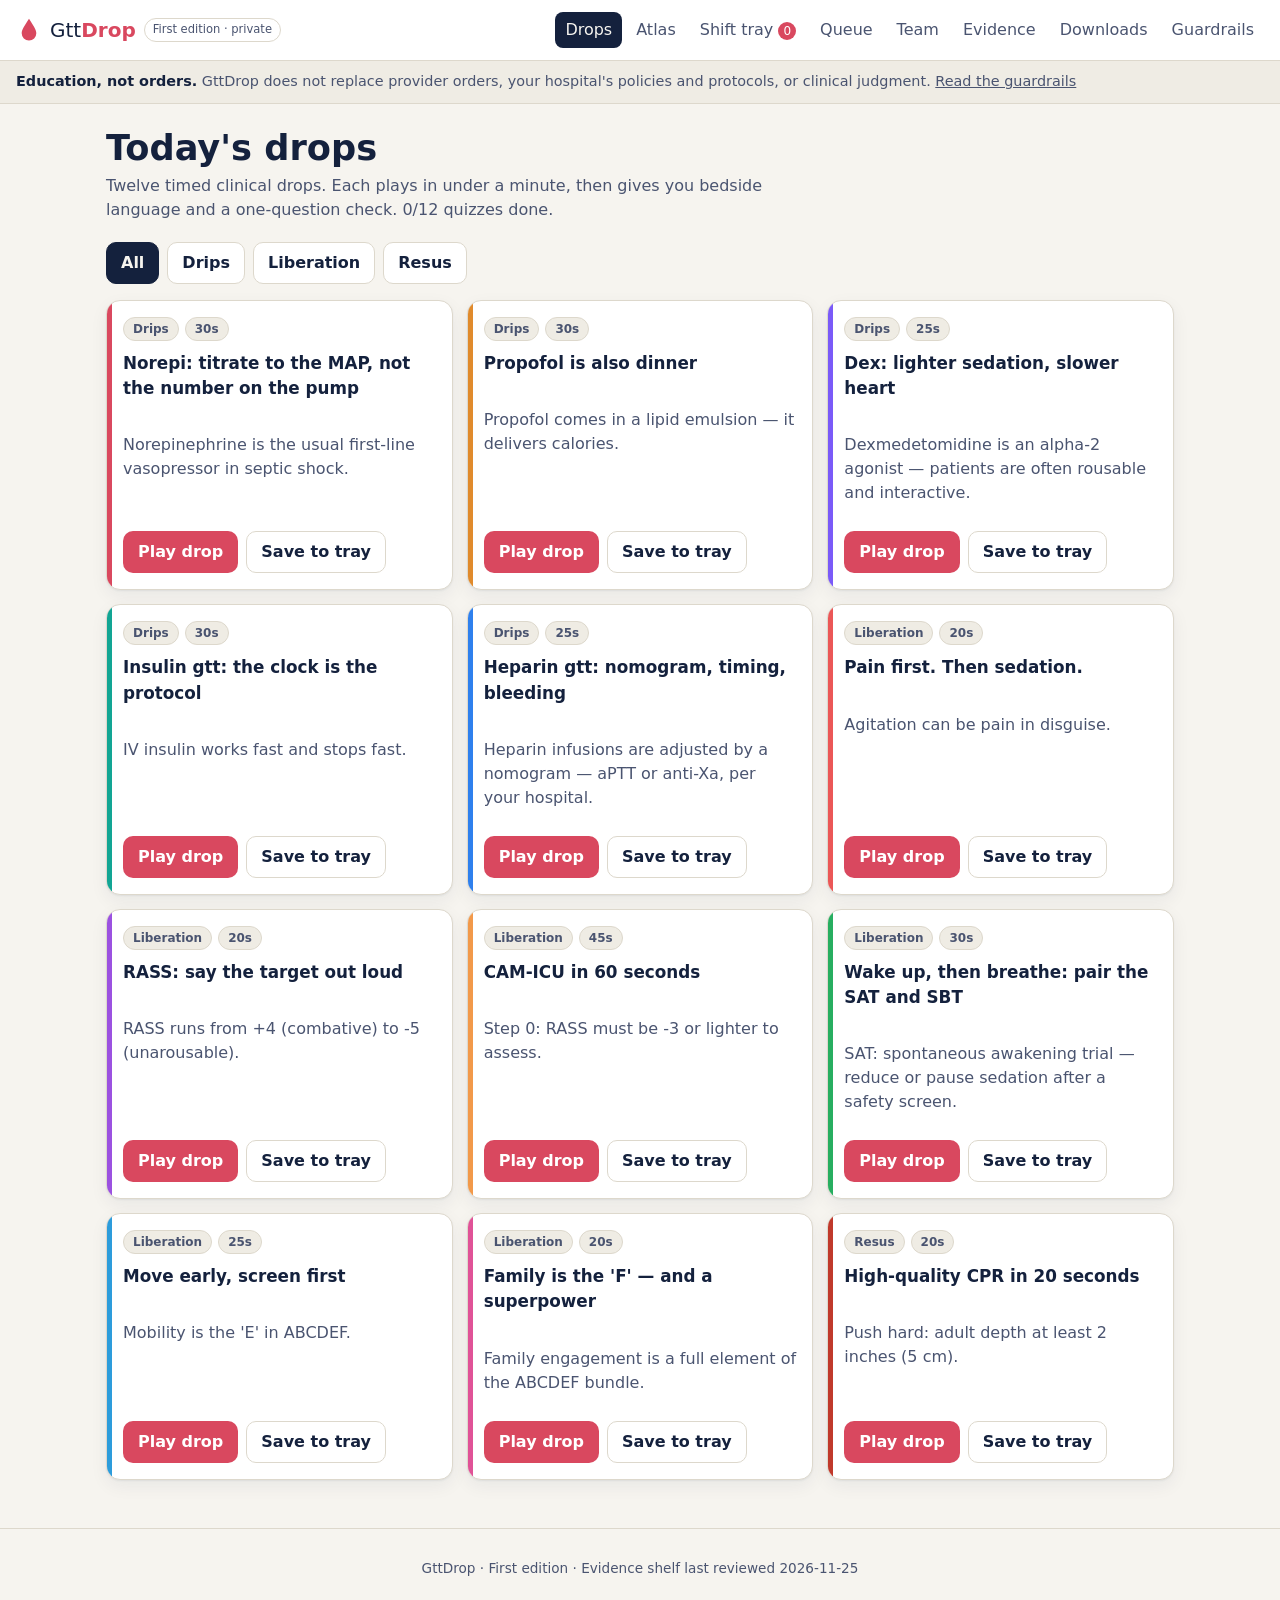
<file: index.html>
<!doctype html>
<html lang="en">
<head>
  <meta charset="utf-8">
  <meta name="viewport" content="width=device-width, initial-scale=1">
  <meta name="robots" content="noindex, nofollow">
  <meta name="description" content="GttDrop — timed ICU clinical drops, a searchable atlas, and a dated evidence shelf. Private first edition.">
  <meta name="theme-color" content="#14213d">
  <title>GttDrop</title>
  <link rel="icon" href="data:image/svg+xml,<svg xmlns='http://www.w3.org/2000/svg' viewBox='0 0 64 64'><path d='M32 4C22 20 14 30 14 40a18 18 0 0 0 36 0C50 30 42 20 32 4z' fill='%23d9485f'/></svg>">
  <link rel="stylesheet" href="css/styles.css">
</head>
<body>
  <a class="skip" href="#main">Skip to content</a>

  <header class="topbar">
    <a class="brand" href="#drops" aria-label="GttDrop home">
      <svg viewBox="0 0 64 64" aria-hidden="true"><path d="M32 4C22 20 14 30 14 40a18 18 0 0 0 36 0C50 30 42 20 32 4z"/></svg>
      <span>Gtt<b>Drop</b></span>
      <small>First edition · private</small>
    </a>
    <button class="menu-btn" id="menuBtn" aria-expanded="false" aria-controls="nav">Menu</button>
    <nav id="nav" class="nav" aria-label="Main">
      <a href="#drops" data-route="drops">Drops</a>
      <a href="#atlas" data-route="atlas">Atlas</a>
      <a href="#tray" data-route="tray">Shift tray <span class="count" id="trayCount">0</span></a>
      <a href="#queue" data-route="queue">Queue</a>
      <a href="#team" data-route="team">Team</a>
      <a href="#evidence" data-route="evidence">Evidence</a>
      <a href="#files" data-route="files">Downloads</a>
      <a href="#guardrails" data-route="guardrails">Guardrails</a>
    </nav>
  </header>

  <div class="guardrail" role="note">
    <strong>Education, not orders.</strong>
    GttDrop does not replace provider orders, your hospital's policies and protocols, or clinical judgment.
    <a href="#guardrails">Read the guardrails</a>
  </div>

  <main id="main" tabindex="-1"></main>

  <footer class="foot">
    <p>GttDrop · First edition · Evidence shelf last reviewed <span id="shelfDate"></span></p>
  </footer>

  <script src="js/data/atlas.js"></script>
  <script src="js/data/drops.js"></script>
  <script src="js/data/content.js"></script>
  <script src="js/app.js"></script>
</body>
</html>
</file>
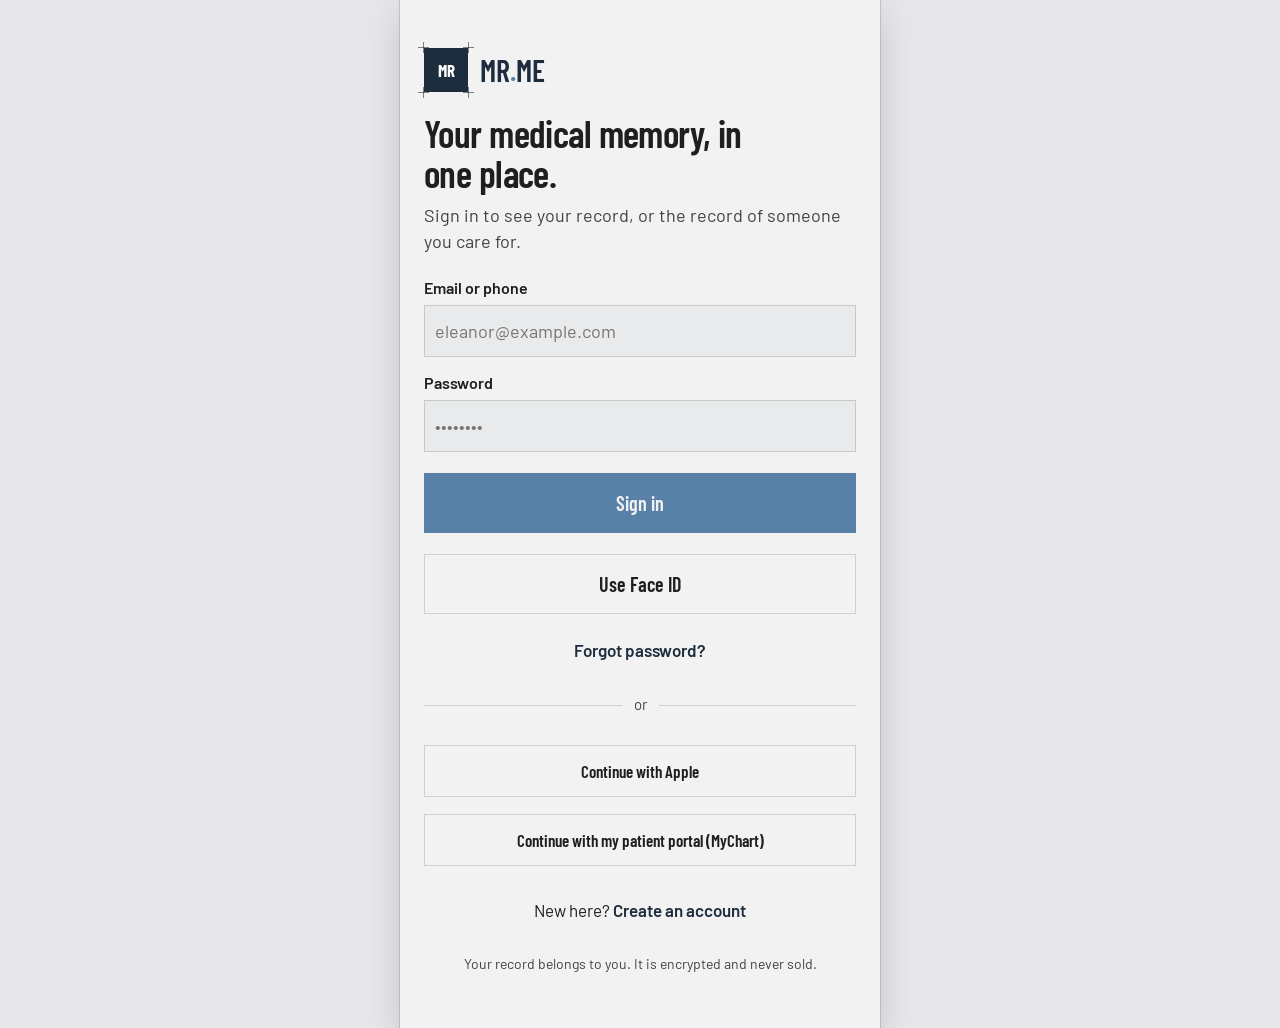
<file: mrme/index.html>
<!doctype html>
<html lang="en">
<head>
  <meta charset="utf-8">
  <meta name="viewport" content="width=device-width, initial-scale=1, viewport-fit=cover">
  <meta name="robots" content="noindex, nofollow">
  <meta name="description" content="MR.ME — medical record memory. Your record, medicines and care team in one place, with a Companion that explains it in plain words.">
  <meta name="theme-color" content="#1d2d3d">
  <title>MR.ME</title>
  <link rel="icon" href="data:image/svg+xml,<svg xmlns='http://www.w3.org/2000/svg' viewBox='0 0 64 64'><rect width='64' height='64' fill='%231d2d3d'/><text x='32' y='42' text-anchor='middle' font-family='Arial Narrow,sans-serif' font-weight='700' font-size='26' fill='%23fff'>MR</text></svg>">
  <link rel="preconnect" href="https://fonts.googleapis.com">
  <link rel="preconnect" href="https://fonts.gstatic.com" crossorigin>
  <link rel="stylesheet" href="https://fonts.googleapis.com/css2?family=Barlow:wght@400;500;600;700&family=Barlow+Condensed:wght@400;600;700&display=swap">
  <link rel="stylesheet" href="css/mrme.css">
</head>
<body>
  <a class="skip" href="#main" onclick="document.getElementById('main').focus();return false;">Skip to content</a>
  <div class="app" id="app"></div>

  <script src="js/data.js"></script>
  <script src="js/app.js"></script>
</body>
</html>
</file>
<file: css/styles.css>
:root {
  --bg: #f6f4ef;
  --surface: #ffffff;
  --surface-2: #efece4;
  --ink: #14213d;
  --ink-2: #4a5470;
  --line: #ddd8cc;
  --accent: #d9485f;
  --accent-ink: #ffffff;
  --ok: #1f8a5b;
  --warn: #b26a00;
  --focus: #2f80ed;
  --radius: 14px;
  --shadow: 0 1px 2px rgba(20, 33, 61, .06), 0 6px 18px rgba(20, 33, 61, .06);
  color-scheme: light;
}
@media (prefers-color-scheme: dark) {
  :root:not([data-theme="light"]) {
    --bg: #0f1424;
    --surface: #171e33;
    --surface-2: #1f2842;
    --ink: #eef1f8;
    --ink-2: #aab3c9;
    --line: #2c3654;
    --accent: #ff6b81;
    --accent-ink: #1a0a0e;
    --ok: #4fd39a;
    --warn: #ffb547;
    --shadow: none;
    color-scheme: dark;
  }
}
:root[data-theme="dark"] {
  --bg: #0f1424;
  --surface: #171e33;
  --surface-2: #1f2842;
  --ink: #eef1f8;
  --ink-2: #aab3c9;
  --line: #2c3654;
  --accent: #ff6b81;
  --accent-ink: #1a0a0e;
  --ok: #4fd39a;
  --warn: #ffb547;
  --shadow: none;
  color-scheme: dark;
}

* { box-sizing: border-box; }
html, body { margin: 0; }
body {
  font: 16px/1.5 system-ui, -apple-system, "Segoe UI", Roboto, sans-serif;
  background: var(--bg);
  color: var(--ink);
  min-height: 100vh;
  display: flex;
  flex-direction: column;
}
a { color: inherit; }
button, input, select, textarea { font: inherit; color: inherit; }
:focus-visible { outline: 3px solid var(--focus); outline-offset: 2px; border-radius: 6px; }
.skip { position: absolute; left: -999px; }
.skip:focus { left: 16px; top: 8px; background: var(--surface); padding: 8px 12px; z-index: 10; }

/* Top bar */
.topbar {
  position: sticky; top: env(safe-area-inset-top, 0px); z-index: 5;
  display: flex; align-items: center; gap: 16px; flex-wrap: wrap;
  padding-block: 12px;
  padding-left: max(16px, env(safe-area-inset-left, 0px));
  padding-right: max(16px, env(safe-area-inset-right, 0px));
  background: var(--surface);
  border-bottom: 1px solid var(--line);
}
body::before { content: ""; position: fixed; inset: 0 0 auto; height: env(safe-area-inset-top, 0px); z-index: 10; background: var(--surface); }
.brand { display: flex; align-items: center; gap: 8px; text-decoration: none; font-size: 1.25rem; }
.brand svg { width: 26px; height: 26px; fill: var(--accent); }
.brand b { color: var(--accent); }
.brand small { font-size: .72rem; color: var(--ink-2); border: 1px solid var(--line); padding: 2px 8px; border-radius: 99px; }
.nav { display: flex; gap: 4px; flex-wrap: wrap; margin-left: auto; }
.nav a { text-decoration: none; padding: 6px 10px; border-radius: 8px; color: var(--ink-2); font-weight: 500; }
.nav a:hover { background: var(--surface-2); color: var(--ink); }
.nav a.active { background: var(--ink); color: var(--bg); }
.count { display: inline-block; min-width: 1.4em; text-align: center; font-size: .75rem; background: var(--accent); color: var(--accent-ink); border-radius: 99px; padding: 0 5px; }
.menu-btn { display: none; margin-left: auto; background: var(--surface-2); border: 1px solid var(--line); border-radius: 8px; padding: 6px 12px; cursor: pointer; }
@media (max-width: 760px) {
  .menu-btn { display: block; }
  .brand small { display: none; }
  .nav { display: none; width: 100%; flex-direction: column; }
  .nav.open { display: flex; }
}

.guardrail {
  padding-block: 10px;
  padding-left: max(16px, env(safe-area-inset-left, 0px));
  padding-right: max(16px, env(safe-area-inset-right, 0px));
  background: var(--surface-2);
  border-bottom: 1px solid var(--line);
  font-size: .9rem;
  color: var(--ink-2);
}
.guardrail strong { color: var(--ink); }

main { flex: 1; width: 100%; max-width: 1100px; margin: 0 auto; padding-block: 24px 48px; padding-left: max(16px, env(safe-area-inset-left, 0px)); padding-right: max(16px, env(safe-area-inset-right, 0px)); }
main:focus { outline: none; }
.foot { text-align: center; color: var(--ink-2); font-size: .85rem; padding: 16px; border-top: 1px solid var(--line); }

h1 { font-size: clamp(1.6rem, 4vw, 2.2rem); line-height: 1.15; margin: 0 0 6px; }
h2 { font-size: 1.25rem; margin: 28px 0 10px; }
h3 { font-size: 1.05rem; margin: 0 0 6px; }
.lede { color: var(--ink-2); margin: 0 0 20px; max-width: 65ch; }
.muted { color: var(--ink-2); }

/* Generic */
.grid { display: grid; gap: 14px; grid-template-columns: repeat(auto-fill, minmax(260px, 1fr)); }
.card {
  background: var(--surface);
  border: 1px solid var(--line);
  border-radius: var(--radius);
  padding: 16px;
  box-shadow: var(--shadow);
}
.chip { display: inline-block; font-size: .75rem; font-weight: 600; padding: 2px 9px; border-radius: 99px; background: var(--surface-2); color: var(--ink-2); border: 1px solid var(--line); }
.btn {
  display: inline-flex; align-items: center; gap: 6px; justify-content: center;
  border: 1px solid var(--line); background: var(--surface); border-radius: 10px;
  padding: 8px 14px; cursor: pointer; font-weight: 600; text-decoration: none;
  min-height: 40px;
}
.btn:hover { background: var(--surface-2); }
.btn.primary { background: var(--accent); color: var(--accent-ink); border-color: transparent; }
.btn.primary:hover { filter: brightness(1.05); }
.btn[aria-pressed="true"] { background: var(--ink); color: var(--bg); border-color: var(--ink); }
.btn[disabled] { opacity: .5; cursor: not-allowed; }
.row { display: flex; gap: 8px; flex-wrap: wrap; align-items: center; }
.toolbar { display: flex; gap: 8px; flex-wrap: wrap; margin-bottom: 16px; }
input[type="search"], input[type="text"], select {
  border: 1px solid var(--line); background: var(--surface); border-radius: 10px; padding: 9px 12px; min-height: 40px;
}
input[type="search"] { flex: 1; min-width: 200px; }

/* Drop feed */
.drop-card { display: flex; flex-direction: column; gap: 10px; position: relative; overflow: hidden; }
.drop-card::before { content: ""; position: absolute; inset: 0 auto 0 0; width: 5px; background: var(--c, var(--accent)); }
.drop-card h3 a { text-decoration: none; }
.drop-card h3 a:hover { text-decoration: underline; }
.drop-meta { display: flex; gap: 6px; align-items: center; flex-wrap: wrap; }
.drop-card .row { margin-top: auto; }
.done { color: var(--ok); font-weight: 600; font-size: .85rem; }

/* Player */
.player {
  position: relative;
  border-radius: 20px;
  min-height: 340px;
  padding: 28px 24px 24px;
  color: #fff;
  background: linear-gradient(150deg, var(--c, #d9485f), #14213d 120%);
  display: flex; flex-direction: column; justify-content: space-between;
  overflow: hidden;
}
.bars { display: flex; gap: 4px; }
.bars span { flex: 1; height: 4px; border-radius: 4px; background: rgba(255,255,255,.3); overflow: hidden; }
.bars span i { display: block; height: 100%; width: 0; background: #fff; }
.beat { font-size: clamp(1.3rem, 3.6vw, 2rem); line-height: 1.25; font-weight: 700; margin: 24px 0; max-width: 32ch; }
.player-controls { display: flex; gap: 8px; flex-wrap: wrap; align-items: center; }
.player-controls .btn { background: rgba(255,255,255,.16); color: #fff; border-color: rgba(255,255,255,.3); }
.player-controls .btn[aria-pressed="true"] { background: #fff; color: #14213d; }
.timer { margin-left: auto; font-variant-numeric: tabular-nums; font-weight: 600; opacity: .9; }

.bedside { display: grid; gap: 12px; grid-template-columns: repeat(auto-fit, minmax(230px, 1fr)); }
.bedside .card p { margin: 0; }
.bedside .label { font-size: .75rem; text-transform: uppercase; letter-spacing: .06em; color: var(--ink-2); font-weight: 700; margin-bottom: 6px; }

.quiz fieldset { border: 0; padding: 0; margin: 0; display: grid; gap: 8px; }
.quiz legend { font-weight: 700; margin-bottom: 10px; }
.quiz label { display: flex; gap: 10px; align-items: flex-start; padding: 10px 12px; border: 1px solid var(--line); border-radius: 10px; cursor: pointer; background: var(--surface); }
.quiz label:hover { background: var(--surface-2); }
.quiz label.correct { border-color: var(--ok); box-shadow: inset 0 0 0 1px var(--ok); }
.quiz label.wrong { border-color: var(--accent); box-shadow: inset 0 0 0 1px var(--accent); }
.feedback { margin-top: 12px; padding: 12px; border-radius: 10px; background: var(--surface-2); }
.feedback.ok strong { color: var(--ok); }
.feedback.no strong { color: var(--accent); }

/* Atlas */
.atlas-list { display: grid; gap: 10px; grid-template-columns: repeat(auto-fill, minmax(300px, 1fr)); }
.atlas-item p { margin: 6px 0 0; font-size: .95rem; }
.atlas-item .focus { color: var(--ink-2); }
.atlas-item .focus b { color: var(--ink); }
mark { background: color-mix(in srgb, var(--accent) 30%, transparent); color: inherit; border-radius: 3px; }

/* Queue */
.kanban { display: grid; gap: 12px; grid-template-columns: repeat(auto-fit, minmax(220px, 1fr)); }
.kanban .col { background: var(--surface-2); border-radius: var(--radius); padding: 12px; min-height: 120px; }
.kanban .col h3 { display: flex; justify-content: space-between; }
.kanban .card { padding: 12px; margin-top: 8px; }
.kanban .card p { margin: 4px 0 8px; }
.pitch { display: grid; gap: 8px; grid-template-columns: 1fr 160px auto; margin-bottom: 18px; }
@media (max-width: 640px) { .pitch { grid-template-columns: 1fr; } }

/* Team */
.encourage { font-size: 1.3rem; font-weight: 700; line-height: 1.35; }
blockquote { margin: 0; }

/* Evidence */
.status { font-weight: 700; font-size: .8rem; }
.status.fresh { color: var(--ok); }
.status.stale { color: var(--warn); }
.evidence .card { display: flex; flex-direction: column; gap: 6px; }

.empty { text-align: center; padding: 40px 16px; color: var(--ink-2); border: 2px dashed var(--line); border-radius: var(--radius); }

.toast {
  position: fixed; left: 50%; bottom: calc(20px + env(safe-area-inset-bottom, 0px)); transform: translateX(-50%);
  background: var(--ink); color: var(--bg); padding: 10px 16px; border-radius: 10px; font-weight: 600;
  opacity: 0; transition: opacity .2s; pointer-events: none; z-index: 20;
}
.toast.show { opacity: 1; }

@media (prefers-reduced-motion: reduce) {
  * { transition: none !important; animation: none !important; }
}
@media print {
  .topbar, .guardrail, .foot, .player-controls, .toolbar { display: none; }
}
</file>
<file: mrme/css/mrme.css>
/* MR.ME — Industry design tokens (blueprint frames, Barlow, slate accent).
   Text inside .scroll scales with --u (set by the Text size setting). */
:root {
  --bg: #f2f2f3;
  --ink: #1d1f20;
  --line: color-mix(in srgb, #1d1f20 16%, transparent);
  --accent: #5980a6;
  --n100: #f5f5f8; --n200: #e7e7ea; --n400: #b7b7ba; --n700: #5d5d60; --n800: #424244;
  --a100: #eef6ff; --a200: #d6ebff; --a600: #597ea3; --a700: #416180; --a800: #2c455d; --a900: #1d2d3d;
  --font-heading: "Barlow Condensed", "Arial Narrow", system-ui, sans-serif;
  --font-body: "Barlow", system-ui, sans-serif;
  --u: 1px;
  color-scheme: light;
}
:root[data-contrast="high"] { --ink: #000; --bg: #fff; --line: #000; --n800: #000; }

* { box-sizing: border-box; }
html, body { margin: 0; }
body { background: var(--n200); color: var(--ink); font: 400 18px/1.45 var(--font-body); }
button, input, textarea { font: inherit; color: inherit; }
:focus { outline: none; }
:focus-visible { outline: 3px solid var(--accent); outline-offset: 2px; }
::selection { background: color-mix(in srgb, var(--accent) 30%, transparent); }
.skip { position: absolute; left: -999px; top: 8px; background: var(--a900); color: #fff; padding: 8px 12px; z-index: 50; }
.skip:focus { left: 8px; }
.sr { position: absolute; width: 1px; height: 1px; overflow: hidden; clip: rect(0 0 0 0); white-space: nowrap; }

/* ---------- shell ---------- */
.app {
  position: relative; max-width: 480px; min-height: 100vh; min-height: 100dvh; margin: 0 auto;
  background: var(--bg); display: flex; flex-direction: column;
}
@media (min-width: 520px) { .app { box-shadow: 0 0 0 1px var(--line), 0 12px 32px rgba(43, 43, 45, .18); } }
.h { font-family: var(--font-heading); font-weight: 600; }
.muted { color: var(--n800); }
.flag { color: var(--a900); }
.tone-flag { color: var(--a900); } .tone-ink { color: var(--ink); } .tone-sub { color: var(--n800); }

/* plain button reset used for rows, links and tiles */
.plain { all: unset; box-sizing: border-box; cursor: pointer; }
.plain:focus-visible { outline: 3px solid var(--accent); outline-offset: 2px; }
.link { all: unset; cursor: pointer; font-weight: 600; color: var(--a900); min-height: 44px; display: inline-flex; align-items: center; font-size: calc(17 * var(--u)); }
.link:focus-visible { outline: 3px solid var(--accent); }

/* blueprint frame: corner registration marks */
.bp { position: relative; }
.bp > .corner { position: absolute; width: 11px; height: 11px; color: color-mix(in srgb, var(--ink) 55%, transparent); pointer-events: none; }
.bp > .corner::before, .bp > .corner::after { content: ""; position: absolute; background: currentColor; }
.bp > .corner::before { left: 5px; top: 0; width: 1px; height: 100%; }
.bp > .corner::after { top: 5px; left: 0; width: 100%; height: 1px; }
.corner.tl { top: -6px; left: -6px; } .corner.tr { top: -6px; right: -6px; }
.corner.bl { bottom: -6px; left: -6px; } .corner.br { bottom: -6px; right: -6px; }

/* brand */
.brand { display: flex; align-items: center; gap: 10px; font: 600 24px/1 var(--font-heading); color: var(--a900); }
.brand .mark { position: relative; width: 32px; height: 32px; background: var(--a900); color: #fff; display: grid; place-items: center; font: 700 13px/1 var(--font-heading); }
.brand .dot { color: var(--accent); }
.brand.lg { font-size: 30px; gap: 12px; }
.brand.lg .mark { width: 44px; height: 44px; font-size: 17px; }

/* header */
.hdr {
  position: sticky; top: 0; z-index: 5; background: var(--bg);
  padding: max(20px, env(safe-area-inset-top)) 20px 12px; min-height: 76px;
  display: flex; align-items: center; justify-content: space-between; gap: 12px;
  border-bottom: 2px solid var(--line);
}
.back { all: unset; cursor: pointer; display: flex; align-items: center; gap: 6px; min-height: 48px; padding-right: 6px; font: 600 20px var(--font-heading); color: var(--a900); }
.back span { font-size: 26px; line-height: 1; }
.back:focus-visible { outline: 3px solid var(--accent); }
.viewer { font-size: 14px; font-weight: 600; color: var(--a900); border: 1.5px solid var(--a700); padding: 6px 10px; white-space: nowrap; }

.scroll { flex: 1; padding: 0 20px 128px; display: flex; flex-direction: column; font-size: calc(18 * var(--u)); }

/* ---------- type ---------- */
.head { padding: 22px 0 16px; display: flex; flex-direction: column; gap: 6px; }
.head .title { font: 600 calc(36 * var(--u))/1.05 var(--font-heading); letter-spacing: -.015em; margin: 0; text-wrap: pretty; }
.head .title.xl { font-size: calc(40 * var(--u)); line-height: 1.02; letter-spacing: -.02em; }
.head .kicker { font-size: calc(16 * var(--u)); font-weight: 600; color: var(--a900); }
.lede { font-size: calc(17 * var(--u)); color: var(--n800); line-height: 1.45; margin: 0; }
.sec {
  margin: 24px 0 0; font: 600 calc(22 * var(--u)) var(--font-heading); border-bottom: 2px solid var(--line); padding-bottom: 8px;
  display: flex; justify-content: space-between; align-items: baseline; gap: 12px;
}
.sec .aside { font: 400 calc(16 * var(--u)) var(--font-body); color: var(--n800); }
.sec.minor { font-size: calc(18 * var(--u)); color: var(--n800); border-bottom-width: 1px; padding-bottom: 6px; margin-top: 28px; }
.t25 { font: 600 calc(25 * var(--u))/1.15 var(--font-heading); }
.t24 { font: 600 calc(24 * var(--u))/1.15 var(--font-heading); }
.t21 { font: 600 calc(21 * var(--u))/1.15 var(--font-heading); }
.t20 { font: 600 calc(20 * var(--u))/1.15 var(--font-heading); }
.s15 { font-size: calc(15 * var(--u)); } .s16 { font-size: calc(16 * var(--u)); } .s17 { font-size: calc(17 * var(--u)); } .s18 { font-size: calc(18 * var(--u)); }
.b { font-weight: 600; }

/* ---------- rows ---------- */
.row { display: flex; flex-direction: column; gap: 2px; padding: 14px 0; border-bottom: 1px solid var(--line); min-height: 56px; width: 100%; }
.row.split { flex-direction: row; justify-content: space-between; align-items: center; gap: 12px; }
button.row:hover, a.row:hover { background: var(--n100); }
.row .arrow { font: 600 calc(22 * var(--u)) var(--font-heading); color: var(--a900); }
.row .stack { display: flex; flex-direction: column; gap: 2px; }
.badge { font-size: calc(15 * var(--u)); font-weight: 600; border: 1.5px solid currentColor; padding: 4px 8px; white-space: nowrap; }

/* medicine checklist */
.med { display: grid; grid-template-columns: 44px 1fr auto; gap: 14px; align-items: center; padding: 14px 0; border-bottom: 1px solid var(--line); min-height: 72px; width: 100%; }
.med:hover { background: var(--n100); }
.med .box { width: 40px; height: 40px; border: 2px solid var(--a900); display: grid; place-items: center; color: #fff; font: 700 24px var(--font-heading); }
.med[aria-pressed="true"] .box { background: var(--a900); }
.med[aria-pressed="true"] .name { text-decoration: line-through; }
.med .state { font-size: calc(16 * var(--u)); font-weight: 600; color: var(--a900); }
.med[aria-pressed="true"] .state { color: var(--n800); }

/* timeline entry */
.entry { display: grid; grid-template-columns: 64px 1fr; gap: 14px; padding: 16px 0; border-top: 1px solid var(--line); min-height: 72px; width: 100%; }
.entry:hover { background: var(--n100); }
.entry .day { font: 600 calc(26 * var(--u))/1 var(--font-heading); }

/* ---------- cards ---------- */
.card { display: flex; flex-direction: column; gap: 6px; padding: 16px; border: 1.5px solid var(--line); width: 100%; }
button.card:hover { background: var(--n100); }
.card + .card { margin-top: 12px; }
.card.accent { border-color: var(--a700); gap: 8px; }
.card.alert { border: 2px solid var(--a700); background: var(--a100); padding: 18px; }
.card.alert:hover { background: var(--a200); }
.card.role { border-width: 2px; padding: 18px; gap: 4px; min-height: 72px; }
.card.role:hover { background: var(--a100); }
.card .cta { margin-top: 4px; font: 600 calc(18 * var(--u)) var(--font-heading); color: var(--a900); }
.card .label { font-size: calc(15 * var(--u)); font-weight: 600; color: var(--a900); }
.card .body { font-size: calc(18 * var(--u)); line-height: 1.5; text-wrap: pretty; }
.dark { background: var(--a900); color: #fff; padding: 20px; display: flex; flex-direction: column; gap: 8px; width: 100%; }
button.dark:hover { background: var(--a800); }
.dark .soft { color: var(--a200); }
.photo { display: grid; grid-template-columns: 96px 1fr; gap: 14px; align-items: center; border: 1.5px solid var(--line); padding: 14px; }
.photo .ph { width: 96px; height: 96px; border: 1.5px dashed var(--accent); display: grid; place-items: center; text-align: center; font-size: 14px; color: var(--a900); padding: 6px; }
.bullet { display: grid; grid-template-columns: 14px 1fr; gap: 12px; align-items: start; font-size: calc(18 * var(--u)); line-height: 1.45; }
.bullet::before { content: ""; width: 10px; height: 10px; margin-top: 9px; background: var(--a700); }

/* ---------- controls ---------- */
.btn {
  display: inline-flex; align-items: center; justify-content: center; gap: 6px; cursor: pointer; text-decoration: none;
  font: 600 17px/1.2 var(--font-heading); color: var(--ink); background: transparent;
  border: 1px solid var(--line); padding: 7px 12px; min-height: 52px;
}
.btn:disabled { opacity: .45; cursor: not-allowed; }
.btn-primary { background: var(--accent); border-color: var(--accent); color: var(--bg); }
.btn-primary:hover { background: var(--a600); } .btn-primary:active { background: var(--a700); }
.btn-secondary:hover { background: color-mix(in srgb, var(--ink) 7%, transparent); }
.btn-ghost { color: var(--a700); border-color: transparent; }
.btn-block { width: 100%; margin-top: 7px; }
.btn.big { min-height: 60px; font-size: 20px; }
.btn.small { min-height: 48px; font-size: 16px; padding: 0 14px; }
.btn.on-dark { color: #fff; border-color: #fff; }
.mt12 { margin-top: 12px; } .mt14 { margin-top: 14px; } .mt18 { margin-top: 18px; } .mt20 { margin-top: 20px; }
.pair { display: grid; grid-template-columns: 1fr 1fr; gap: 10px; }

.field { display: flex; flex-direction: column; gap: 6px; font-size: 16px; font-weight: 600; }
.input {
  width: 100%; min-height: 52px; padding: 6px 10px; font: 400 18px var(--font-body); color: var(--ink); caret-color: var(--accent);
  background: color-mix(in srgb, var(--ink) 4%, var(--bg)); border: 1px solid var(--line); border-radius: 0;
}
.input:hover { border-color: color-mix(in srgb, var(--ink) 45%, transparent); }
.input:focus-visible { border-color: var(--accent); outline-offset: 0; }
textarea.input { min-height: 100px; resize: vertical; }
.input.huge { font: 600 36px var(--font-heading); min-height: 64px; }
.error { font-size: 16px; font-weight: 600; color: var(--a900); border: 1.5px solid var(--a700); padding: 10px 12px; }
.or { display: flex; align-items: center; gap: 12px; color: var(--n800); font-size: 15px; }
.or::before, .or::after { content: ""; flex: 1; height: 1px; background: var(--line); }

.chips { display: flex; gap: 8px; flex-wrap: wrap; padding: 12px 0 14px; }
.chip { all: unset; box-sizing: border-box; cursor: pointer; font: 600 calc(16 * var(--u)) var(--font-heading); padding: 10px 14px; min-height: 44px; border: 2px solid var(--n400); color: var(--ink); }
.chip[aria-pressed="true"] { border-color: var(--a900); background: var(--a900); color: #fff; }
.chip:focus-visible { outline: 3px solid var(--accent); outline-offset: 2px; }

.seg { display: grid; gap: 2px; background: var(--line); border: 2px solid var(--line); margin-top: 12px; }
.seg.c3 { grid-template-columns: repeat(3, 1fr); } .seg.c5 { grid-template-columns: repeat(5, 1fr); }
.seg button { all: unset; box-sizing: border-box; cursor: pointer; text-align: center; padding: 14px 6px; min-height: 60px; background: var(--bg); color: var(--ink); font: 600 18px var(--font-heading); }
.seg.c5 button { font-size: 24px; min-height: 56px; }
.seg button[aria-pressed="true"], .seg button.fill { background: var(--a900); color: #fff; }
.seg button:focus-visible { outline: 3px solid var(--accent); outline-offset: -3px; }

.switch { display: flex; align-items: center; justify-content: space-between; gap: 12px; padding: 14px 0; border-bottom: 1px solid var(--line); min-height: 56px; width: 100%; font-size: calc(18 * var(--u)); }
.switch .st { display: flex; align-items: center; gap: 10px; font-weight: 600; color: var(--n800); }
.switch .track { width: 52px; height: 30px; border: 2px solid currentColor; position: relative; display: block; }
.switch .track::after { content: ""; position: absolute; top: 3px; bottom: 3px; left: 3px; width: 20px; background: currentColor; transition: left .15s; }
.switch[aria-checked="true"] .st { color: var(--a900); }
.switch[aria-checked="true"] .track { background: var(--a900); }
.switch[aria-checked="true"] .track::after { left: 25px; background: #fff; }

/* add tiles */
.tiles { display: grid; grid-template-columns: 1fr 1fr; gap: 2px; background: var(--line); border: 2px solid var(--line); }
.tile { all: unset; box-sizing: border-box; cursor: pointer; background: var(--bg); padding: 18px 14px; display: flex; flex-direction: column; gap: 6px; min-height: 104px; border-left: 5px solid transparent; }
.tile:hover, .tile[aria-pressed="true"] { background: var(--a100); }
.tile[aria-pressed="true"] { border-left-color: var(--a900); }
.tile.rec { background: var(--a900); color: #fff; border-left: 0; }
.tile.rec:hover { background: var(--a800); }
.tile:focus-visible { outline: 3px solid var(--accent); outline-offset: -3px; }
.tile .t { font: 600 calc(22 * var(--u))/1.1 var(--font-heading); }
.tile .s { font-size: calc(15 * var(--u)); color: var(--n800); }
.tile.rec .s { color: var(--a200); }
.drop { border: 1.5px dashed var(--a700); min-height: 112px; display: grid; place-items: center; text-align: center; padding: 12px; width: 100%; }
.drop[aria-pressed="true"] { background: var(--a100); }
.rec-dot { width: 14px; height: 14px; background: #fff; display: inline-block; animation: blink 1s steps(2) infinite; }
@keyframes blink { 50% { opacity: .25; } }
@media (prefers-reduced-motion: reduce) { .rec-dot { animation: none; } .switch .track::after { transition: none; } }

/* sign in */
.signin { flex: 1; padding: max(48px, env(safe-area-inset-top)) 24px 40px; display: flex; flex-direction: column; gap: 22px; }
.signin .hero { font: 600 38px/1.05 var(--font-heading); letter-spacing: -.015em; text-wrap: pretty; margin: 0; }
.signin .foot { margin-top: auto; font-size: 14px; color: var(--n800); text-align: center; }

/* tab bar */
.tabs {
  position: fixed; bottom: 0; left: 50%; transform: translateX(-50%); width: 100%; max-width: 480px; z-index: 6;
  background: var(--bg); border-top: 2px solid var(--line);
  display: grid; grid-template-columns: repeat(5, 1fr); padding: 8px 4px max(12px, env(safe-area-inset-bottom));
}
.tabs a { display: flex; flex-direction: column; align-items: center; gap: 5px; padding: 8px 0; min-height: 56px; color: var(--n800); text-decoration: none; font: 600 14px var(--font-heading); letter-spacing: .02em; }
.tabs a::before { content: ""; width: 26px; height: 26px; border: 2px solid currentColor; box-sizing: border-box; }
.tabs a[aria-current="page"] { color: var(--a900); background: var(--a100); }
.tabs a[aria-current="page"]::before { background: currentColor; }

.toast { position: fixed; left: 50%; bottom: 104px; transform: translateX(-50%) translateY(20px); opacity: 0; background: var(--a900); color: #fff; padding: 10px 16px; font-weight: 600; transition: .2s; pointer-events: none; z-index: 20; max-width: calc(100% - 32px); }
.toast.show { opacity: 1; transform: translateX(-50%); }
</file>
